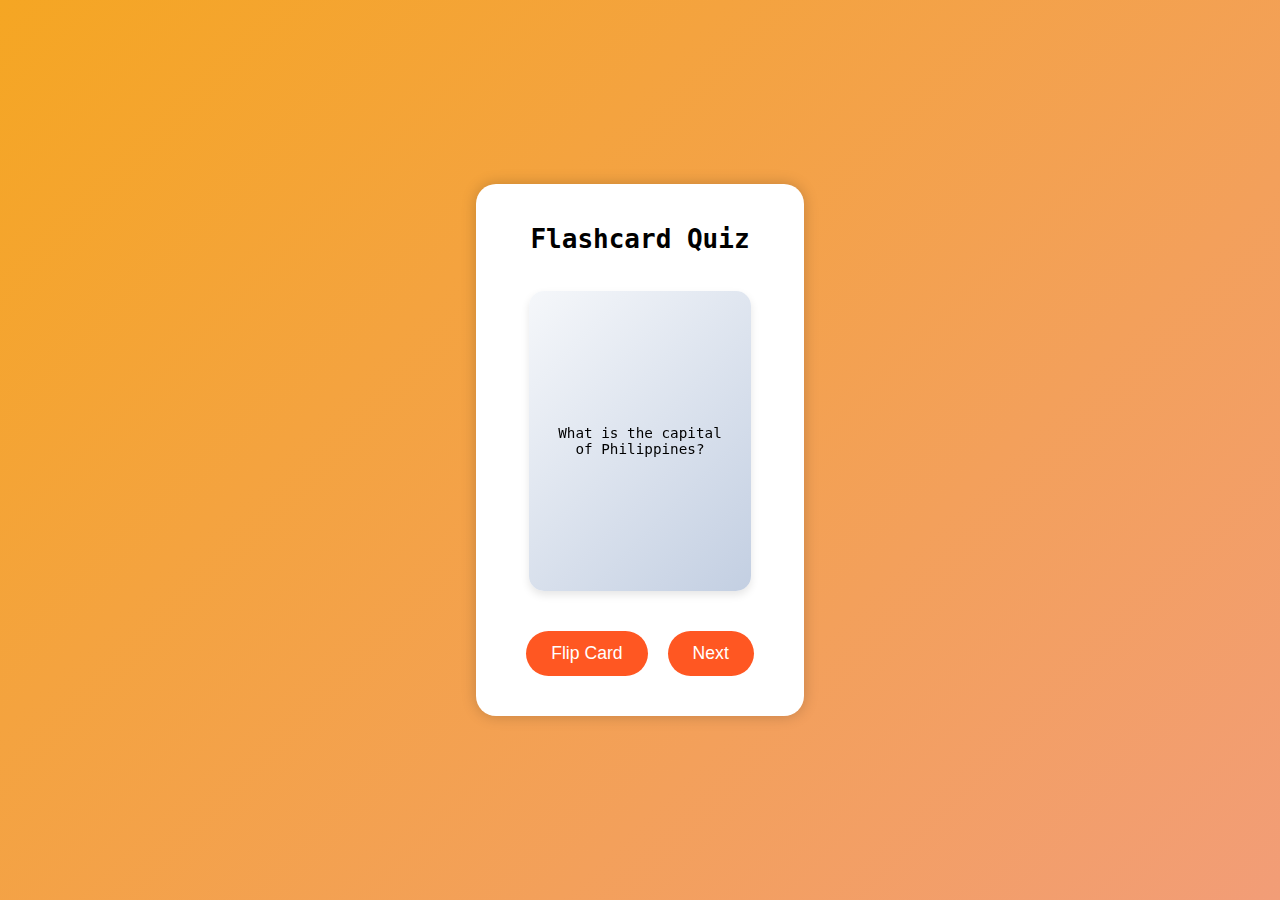
<file: index.html>
<!DOCTYPE html>
<html lang="en">
<head>
    <link rel="stylesheet" href="bag-o.css">
    <meta charset="UTF-8">
    <meta name="viewport" content="width=device-width, initial-scale=1.0">
    <title>Flashcard Study App</title>
</head>
<body>
    <div class="flashcard-container">
        <h1>Flashcard Quiz</h1>
        <div id="flashcard" class="flashcard">
            <div class="front">
            <p id="question">Question will appear here</p>
        </div>
        <div class="back">
             <img id="card-image" src="" alt="Flashcard Image" class="card-image">
            <p id="answer">Answer will appear here</p>
        </div>
    </div>
    <div class="button-row"> 
    <button id="flip-card">Flip Card</button>
    <button id="next-card">Next</button>
    </div>
    </div>
    <script src="bag-o.js"></script>
</body>
</html>
</file>
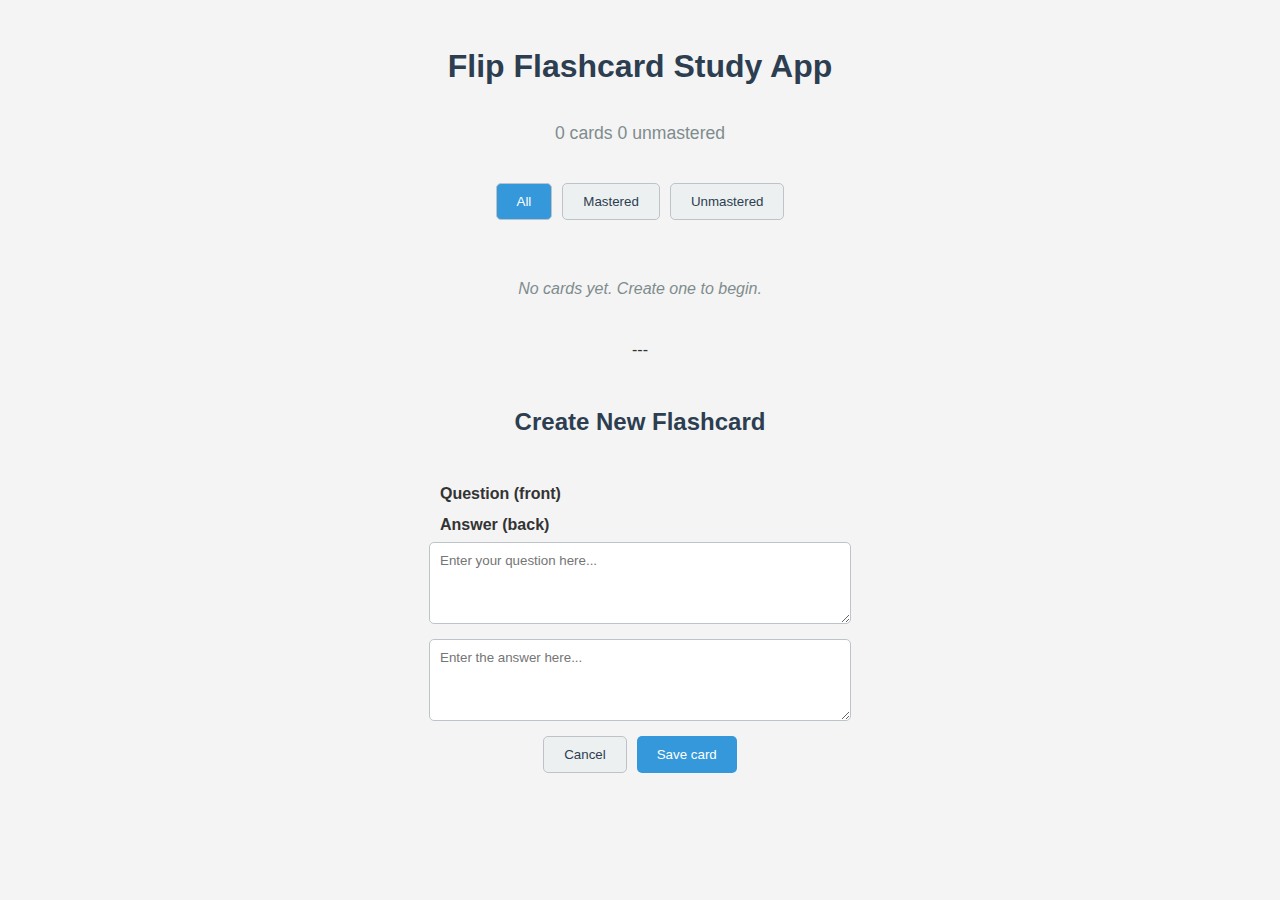
<file: FlashCard app.html>
<!DOCTYPE html>
<html lang="en">
<head>
    <meta charset="UTF-8">
    <meta name="viewport" content="width=device-width, initial-scale=1.0">
    <title>Flip Flashcard Study App</title>
    <link rel="stylesheet" href="Flashcard.css"> </head>
<body>

    <h1>Flip Flashcard Study App</h1>
    <p>
        <span id="card-count">0 cards 0 unmastered</span>
    </p>

    <div id="filter-buttons">
        <button class="btn-secondary active" data-filter="all">All</button>
        <button class="btn-secondary" data-filter="mastered">Mastered</button>
        <button class="btn-secondary" data-filter="unmastered">Unmastered</button>
    </div>

    <div id="study-area">
        <div class="flashcard-container" id="current-card-container">
            <div class="flashcard">
                <div class="flashcard-face flashcard-front">
                    Click "+ New Card" to add a question.
                </div>
                <div class="flashcard-face flashcard-back">
                    Answer will show here after flip.
                </div>
            </div>
        </div>

        <div id="action-buttons">
            <button class="btn-primary" id="flip-btn">Flip</button>
            <button class="btn-secondary" id="next-btn">Next</button>
            <button class="btn-success" id="master-btn">Mark mastered</button>
        </div>
        <p id="no-cards-message">No cards yet. Create one to begin.</p>
    </div>

    ---

    <h2>Create New Flashcard</h2>
    <div id="create-flashcard-form">
        <label>Question (front)</label>
        <label>Answer (back)</label>
        <textarea id="question-input" rows="4" placeholder="Enter your question here..."></textarea>
        <textarea id="answer-input" rows="4" placeholder="Enter the answer here..."></textarea>

        <div>
            <button class="btn-secondary" id="cancel-btn">Cancel</button>
            <button class="btn-primary" id="save-card-btn">Save card</button>
        </div>
    </div>

    <script src="Flashcard.js"></script> </body>
</html>
</file>
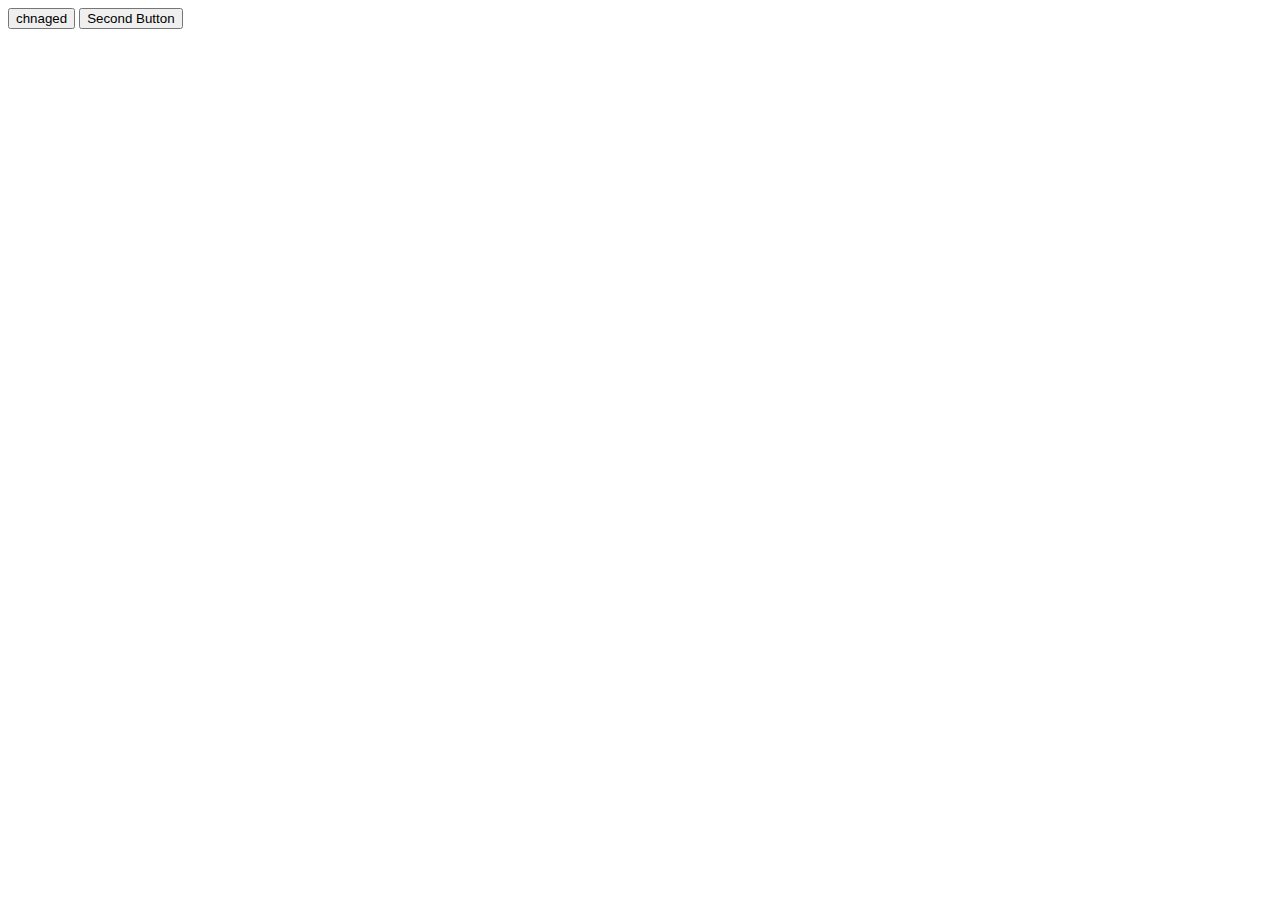
<file: wala ra.html>
<!DOCTYPE html>
<html lang="en">
<head>
    <meta charset="UTF-8">
    <meta name="viewport" content="width=device-width, initial-scale=1.0">
    <title>DOM</title>
</head>
<body>
    <button>hello</button>
    <button>Second Button</button>
    <script>
        console.log(document.querySelector('button').innerHTML);
        document.querySelector('button')
        .innerHTML = 'chnaged'



    
    /*
    console.log(document.title);
    document.title = 'changed';

    console.log(document.body);
    console.log(typeof document.body);

    console.log(document.body.innerHTML);
    document.body.innerHTML = '<button>Good Job!</button';




    /*
        document.body.innerHTML = 'hello';
        document.title = 'Good Job';
        */

         </script>


    
</body>
</html>
</file>
<file: bag-o.css>
body {
    font-family:monospace;
    display: flex;
    justify-content: center;
    align-items: center;
    height: 100vh;
    background: linear-gradient(135deg, #f5a623, #f29d77);
    margin: 0;
    overflow: hidden;
}

.flashcard-container {
    background-color: white;
    padding: 40px;
    border-radius: 20px;
    box-shadow: 0 0 15px rgba(0,0,0,0.2);
    max-width: 360px;
    margin: 0 auto;
    display: flex;
    flex-direction: column;
    align-items: center;
}

.flashcard-container h1 {
    text-align: center;
    width: 100%;
    margin-top: 0;
}

.flashcard {
    width: 90%;
    height: 300px;
    position: relative;
    transform-style: preserve-3d;
    perspective: 1000px;
    transition: transform 0.6s;
    margin: 20px auto;
}

.flashcard.is-flipped {
    transform: rotateY(180deg);
}

.flashcard div {
    position: absolute;
    width: 100%;
    height: 100%;
    backface-visibility: hidden;
    border-radius: 15px;
    background: linear-gradient(135deg, #f5f7fa, #c3cfe2);
    display: flex;
    padding: 20px;
    box-sizing: border-box;
    box-shadow: 0 4px 8px rgba(0,0,0,0.1);
    font-size: 1.1em;
}

.front {
   justify-content: center;
   align-items: center;
   text-align: center;
    
}

.card-image {
    max-width: 100%;
    max-height: 70%;
    object-fit: contain;
    border-radius: 10px;
    margin-bottom: 10px;
    margin-top: 10px;
    width: auto;
}

#question {
    margin: 0;
}

.back {
   transform: rotateY(180deg);
    flex-direction: column; 
    justify-content: flex-start;
    align-items: center;
}

#answer {
    padding: 0 10px;
    text-align: center;
    flex-grow: 1;
    display: flex;
    align-items: center;
    justify-content: center;
}

.button-row {
    display: flex;
    justify-content: space-around;
    width: 100%;
    margin-top: 20px;
}

button {
    margin: 0  10px;
    padding: 12px 25px;
    border: none;
    border-radius: 25px;
    background-color: #ff5722;
    color: white;
    font-size: 1.1em;
    cursor: pointer;
    transition: background-color 0.3s, transform 0.2s;
}

button:hover {
    background-color:#e64a19;
}

button:active {
    transform: scale(0.95);
}
</file>
<file: Flashcard.css>
/* General Styles */
body {
    position: relative;
    font-family: 'Arial', sans-serif;
    margin: 0;
    padding: 20px;
    background-color: #f4f4f4;
    color: #333;
    line-height: 1.6;
    display: flex;
    flex-direction: column;
    align-items: center;
}


h1 {
    text-align: center;
    margin-bottom: 10px;
    color: #2c3e50;
}

h2 {
    margin-top: 40px;
    text-align: center;
    color: #2c3e50;
}

/* Card Count */
#card-count {
    font-size: 1.1em;
    color: #7f8c8d;
    text-align: center;
}

/* Filter Buttons */
#filter-buttons {
    display: flex;
    justify-content: center;
    gap: 10px;
    margin: 20px 0;
}

.btn-secondary {
    background-color: #ecf0f1;
    border: 1px solid #bdc3c7;
    color: #2c3e50;
    padding: 10px 20px;
    border-radius: 5px;
    cursor: pointer;
    transition: background-color 0.3s;
}

.btn-secondary:hover {
    background-color: #d5dbdb;
}

.btn-secondary.active {
    background-color: #3498db;
    color: white;
}

/* Study Area */
#study-area {
    display: flex;
    flex-direction: column;
    align-items: center;
    margin: 20px 0;
}

.flashcard-container {
    perspective: 1000px;
    width: 300px;
    height: 200px;
    margin-bottom: 20px;
}

.flashcard {
    position: relative;
    width: 100%;
    height: 100%;
    transition: transform 0.6s;
    transform-style: preserve-3d;
}

.flashcard.flipped {
    transform: rotateY(180deg);
}

.flashcard-face {
    position: absolute;
    width: 100%;
    height: 100%;
    backface-visibility: hidden;
    display: flex;
    align-items: center;
    justify-content: center;
    padding: 20px;
    box-sizing: border-box;
    border-radius: 10px;
    box-shadow: 0 4px 8px rgba(0, 0, 0, 0.1);
    background-color: white;
    text-align: center;
}

.flashcard-front {
    background-color: #ecf0f1;
}

.flashcard-back {
    background-color: #3498db;
    color: white;
    transform: rotateY(180deg);
}

/* Action Buttons */
#action-buttons {
    display: flex;
    gap: 10px;
    margin-bottom: 20px;
}

.btn-primary {
    background-color: #3498db;
    border: none;
    color: white;
    padding: 10px 20px;
    border-radius: 5px;
    cursor: pointer;
    transition: background-color 0.3s;
}

.btn-primary:hover {
    background-color: #2980b9;
}

.btn-success {
    background-color: #27ae60;
    border: none;
    color: white;
    padding: 10px 20px;
    border-radius: 5px;
    cursor: pointer;
    transition: background-color 0.3s;
}

.btn-success:hover {
    background-color: #229954;
}

/* No Cards Message */
#no-cards-message {
    color: #7f8c8d;
    font-style: italic;
    text-align: center;
}

/* Create Flashcard Form */
#create-flashcard-form {
    display: flex;
    flex-direction: column;
    align-items: center;
    max-width: 400px;
    width: 100%;
    margin-top: 20px;
}

#create-flashcard-form label {
    align-self: flex-start;
    margin-bottom: 5px;
    font-weight: bold;
}

#create-flashcard-form textarea {
    width: 100%;
    padding: 10px;
    margin-bottom: 15px;
    border: 1px solid #bdc3c7;
    border-radius: 5px;
    resize: vertical;
    font-family: inherit;
}

#create-flashcard-form div {
    display: flex;
    gap: 10px;
    justify-content: center;
    width: 100%;
}

/* Responsive Design */
@media (max-width: 600px) {
    .flashcard-container {
        width: 250px;
        height: 150px;
    }

    #action-buttons {
        flex-direction: column;
        align-items: center;
    }

    #filter-buttons {
        flex-wrap: wrap;
    }
}
</file>
